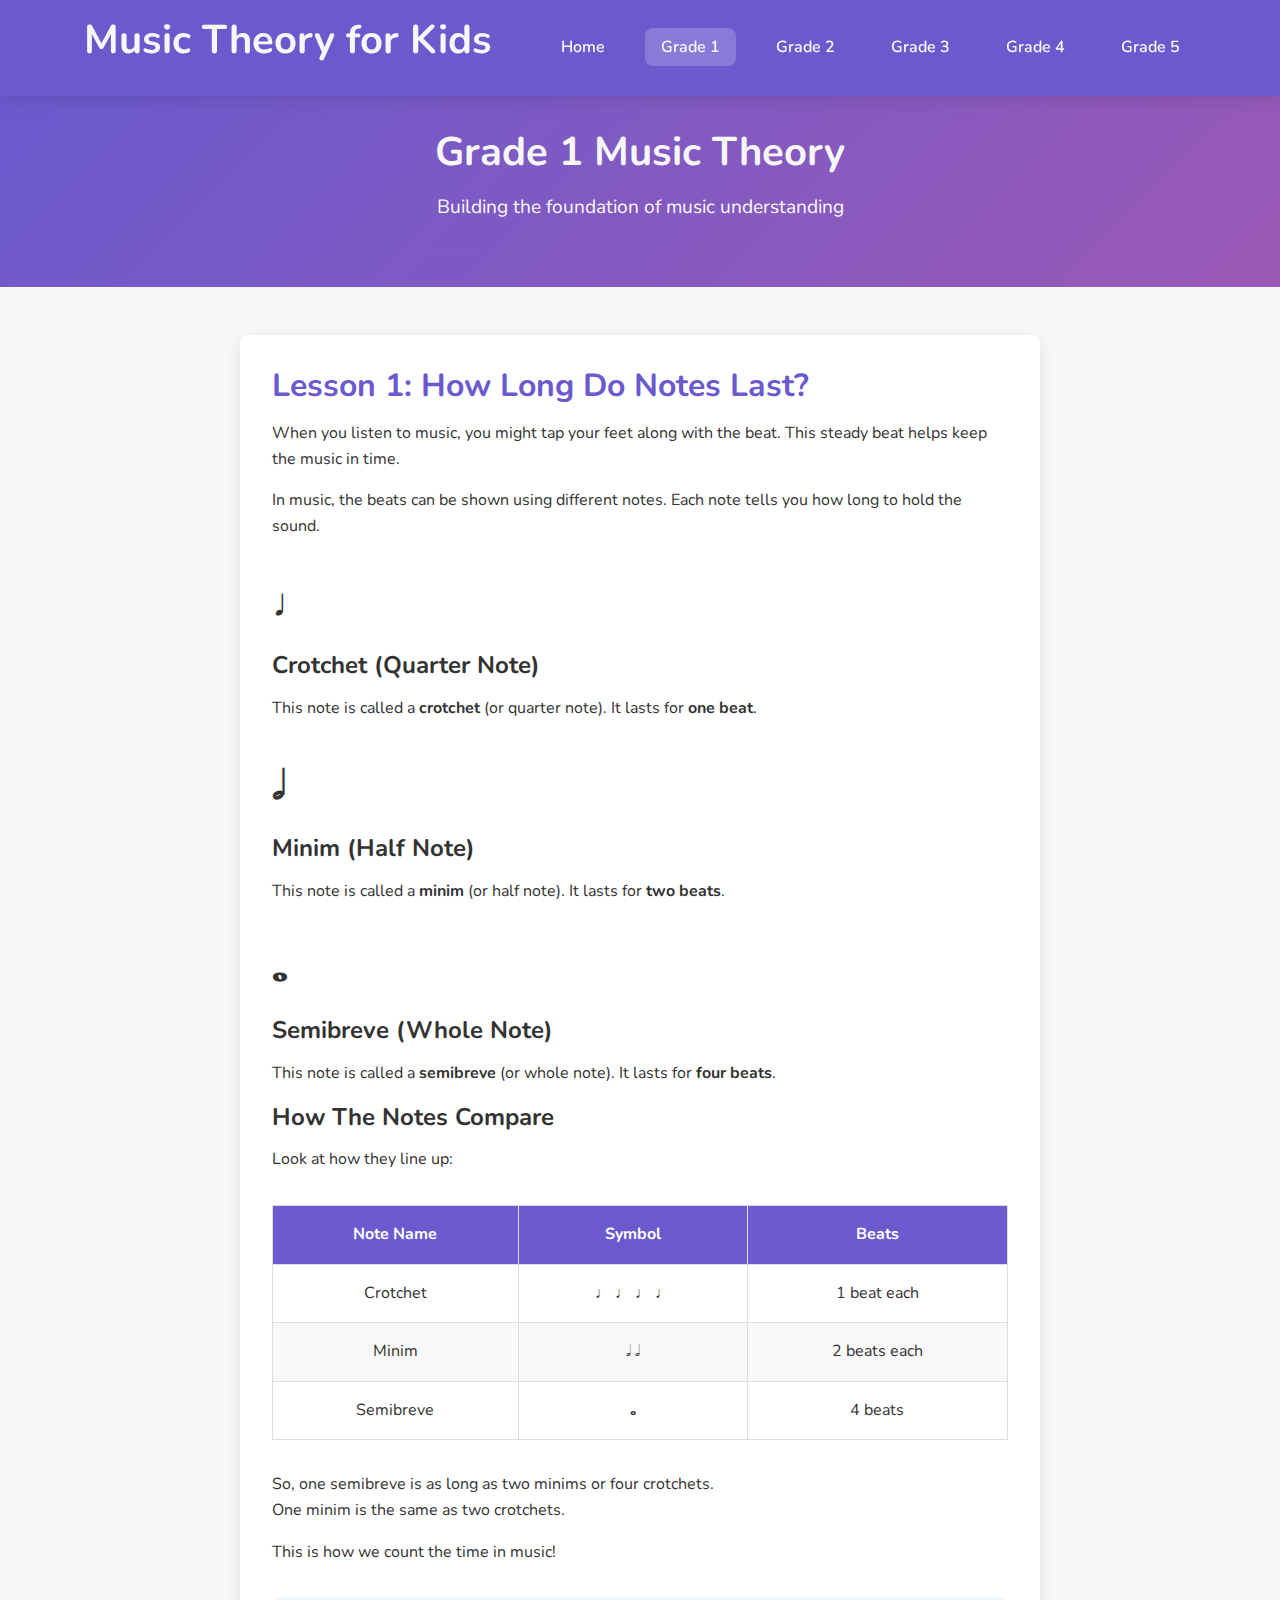
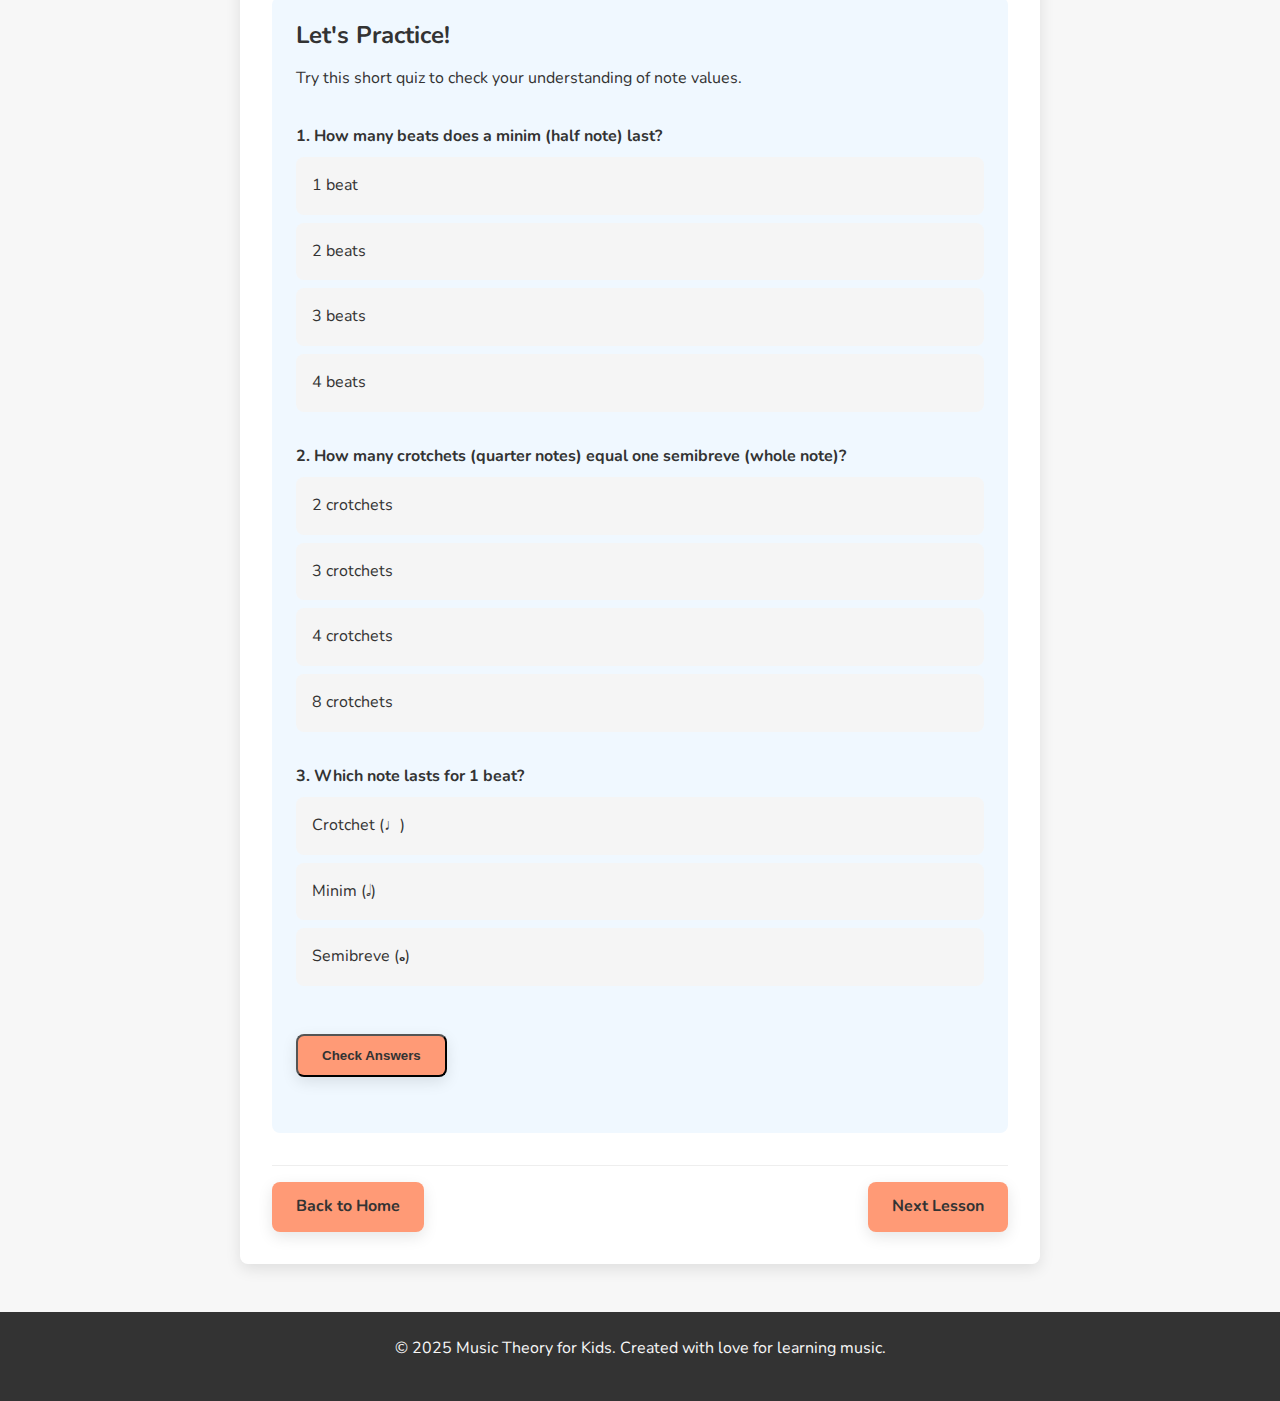
<file: pages/grade1.html>
<!DOCTYPE html>
<html lang="en">
<head>
    <meta charset="UTF-8">
    <meta name="viewport" content="width=device-width, initial-scale=1.0">
    <title>Grade 1 Music Theory - Note Durations | Music Theory for Kids</title>
    <link rel="stylesheet" href="../css/styles.css">
    <link rel="preconnect" href="https://fonts.googleapis.com">
    <link rel="preconnect" href="https://fonts.gstatic.com" crossorigin>
    <link href="https://fonts.googleapis.com/css2?family=Nunito:wght@400;600;700&display=swap" rel="stylesheet">
</head>
<body>
    <header>
        <div class="container">
            <h1>Music Theory for Kids</h1>
            <nav>
                <ul>
                    <li><a href="../index.html">Home</a></li>
                    <li><a href="grade1.html" class="active">Grade 1</a></li>
                    <li><a href="grade2.html">Grade 2</a></li>
                    <li><a href="grade3.html">Grade 3</a></li>
                    <li><a href="grade4.html">Grade 4</a></li>
                    <li><a href="grade5.html">Grade 5</a></li>
                </ul>
            </nav>
        </div>
    </header>
    
    <main>
        <section class="hero" style="padding: 2rem 0;">
            <div class="container">
                <h2>Grade 1 Music Theory</h2>
                <p>Building the foundation of music understanding</p>
            </div>
        </section>
        
        <section class="lesson-content">
            <div class="lesson-container">
                <h2>Lesson 1: How Long Do Notes Last?</h2>
                <p>When you listen to music, you might tap your feet along with the beat. This steady beat helps keep the music in time.</p>
                
                <p>In music, the beats can be shown using different notes. Each note tells you how long to hold the sound.</p>
                
                <div class="note-explanation">
                    <div class="note-item">
                        <span class="note-symbol">♩</span>
                        <div>
                            <h3>Crotchet (Quarter Note)</h3>
                            <p>This note is called a <strong>crotchet</strong> (or quarter note). It lasts for <strong>one beat</strong>.</p>
                        </div>
                    </div>
                    
                    <div class="note-item">
                        <span class="note-symbol">𝅗𝅥</span>
                        <div>
                            <h3>Minim (Half Note)</h3>
                            <p>This note is called a <strong>minim</strong> (or half note). It lasts for <strong>two beats</strong>.</p>
                        </div>
                    </div>
                    
                    <div class="note-item">
                        <span class="note-symbol">𝅝</span>
                        <div>
                            <h3>Semibreve (Whole Note)</h3>
                            <p>This note is called a <strong>semibreve</strong> (or whole note). It lasts for <strong>four beats</strong>.</p>
                        </div>
                    </div>
                </div>
                
                <h3>How The Notes Compare</h3>
                <p>Look at how they line up:</p>
                
                <table class="note-table">
                    <thead>
                        <tr>
                            <th>Note Name</th>
                            <th>Symbol</th>
                            <th>Beats</th>
                        </tr>
                    </thead>
                    <tbody>
                        <tr>
                            <td>Crotchet</td>
                            <td>♩ ♩ ♩ ♩</td>
                            <td>1 beat each</td>
                        </tr>
                        <tr>
                            <td>Minim</td>
                            <td>𝅗𝅥 𝅗𝅥</td>
                            <td>2 beats each</td>
                        </tr>
                        <tr>
                            <td>Semibreve</td>
                            <td>𝅝</td>
                            <td>4 beats</td>
                        </tr>
                    </tbody>
                </table>
                
                <p>So, one semibreve is as long as two minims or four crotchets.<br>
                One minim is the same as two crotchets.</p>
                
                <p>This is how we count the time in music!</p>
                
                <div class="interactive-section">
                    <h3>Let's Practice!</h3>
                    <p>Try this short quiz to check your understanding of note values.</p>
                    
                    <div class="quiz-container">
                        <form id="quiz-form">
                            <div class="question">
                                <h4>1. How many beats does a minim (half note) last?</h4>
                                <ul class="options">
                                    <li class="option" data-value="1">1 beat</li>
                                    <li class="option" data-value="2">2 beats</li>
                                    <li class="option" data-value="3">3 beats</li>
                                    <li class="option" data-value="4">4 beats</li>
                                </ul>
                            </div>
                            
                            <div class="question">
                                <h4>2. How many crotchets (quarter notes) equal one semibreve (whole note)?</h4>
                                <ul class="options">
                                    <li class="option" data-value="2">2 crotchets</li>
                                    <li class="option" data-value="3">3 crotchets</li>
                                    <li class="option" data-value="4">4 crotchets</li>
                                    <li class="option" data-value="8">8 crotchets</li>
                                </ul>
                            </div>
                            
                            <div class="question">
                                <h4>3. Which note lasts for 1 beat?</h4>
                                <ul class="options">
                                    <li class="option" data-value="crotchet">Crotchet (♩)</li>
                                    <li class="option" data-value="minim">Minim (𝅗𝅥)</li>
                                    <li class="option" data-value="semibreve">Semibreve (𝅝)</li>
                                </ul>
                            </div>
                            
                            <button type="button" class="btn submit-btn" id="check-answers">Check Answers</button>
                            
                            <div class="result" id="quiz-result" style="display: none;"></div>
                        </form>
                    </div>
                </div>
                
                <div class="lesson-nav">
                    <a class="btn" href="../index.html">Back to Home</a>
                    <a class="btn" href="grade1-lesson2.html">Next Lesson</a>
                </div>
            </div>
        </section>
    </main>

    <footer>
        <div class="container">
            <p>&copy; 2025 Music Theory for Kids. Created with love for learning music.</p>
        </div>
    </footer>

    <script src="../js/scripts.js"></script>
    <script>
        // Simple quiz functionality
        document.addEventListener('DOMContentLoaded', function() {
            const options = document.querySelectorAll('.option');
            const checkButton = document.getElementById('check-answers');
            const resultDiv = document.getElementById('quiz-result');
            
            // Allow selecting options
            options.forEach(option => {
                option.addEventListener('click', function() {
                    // Remove selected class from siblings
                    const siblings = this.parentElement.querySelectorAll('.option');
                    siblings.forEach(sib => sib.classList.remove('selected'));
                    
                    // Add selected class to this option
                    this.classList.add('selected');
                });
            });
            
            // Check answers
            checkButton.addEventListener('click', function() {
                const correctAnswers = {
                    '1': '2',  // 2 beats for a minim
                    '2': '4',  // 4 crotchets equal one semibreve
                    '3': 'crotchet'  // Crotchet lasts for 1 beat
                };
                
                let score = 0;
                const questions = document.querySelectorAll('.question');
                
                questions.forEach((question, index) => {
                    const questionNumber = index + 1;
                    const selectedOption = question.querySelector('.option.selected');
                    
                    if (selectedOption) {
                        const userAnswer = selectedOption.getAttribute('data-value');
                        if (userAnswer === correctAnswers[questionNumber]) {
                            score++;
                            selectedOption.classList.remove('incorrect');
                            selectedOption.classList.add('selected');
                        } else {
                            selectedOption.classList.add('incorrect');
                        }
                    }
                });
                
                // Display results
                resultDiv.style.display = 'block';
                if (score === 3) {
                    resultDiv.className = 'result success';
                    resultDiv.innerHTML = `<p><strong>Great job!</strong> You got ${score} out of 3 correct!</p>`;
                } else {
                    resultDiv.className = 'result error';
                    resultDiv.innerHTML = `<p><strong>Keep practicing!</strong> You got ${score} out of 3 correct.</p>`;
                }
            });
        });
    </script>
</body>
</html>
</file>
<file: css/styles.css>
/* Main Styles for Music Theory Learning Website */

:root {
    --primary-color: #6a5acd; /* Slate Blue - musical and vibrant */
    --secondary-color: #ff9a76; /* Soft Orange - warm and approachable */
    --light-color: #f7f7f7;
    --dark-color: #333;
    --success-color: #58b368; /* Green */
    --error-color: #e74c3c; /* Red */
    --box-shadow: 0 5px 15px rgba(0, 0, 0, 0.1);
    --border-radius: 8px;
}

* {
    margin: 0;
    padding: 0;
    box-sizing: border-box;
}

body {
    font-family: 'Nunito', sans-serif;
    line-height: 1.6;
    background-color: var(--light-color);
    color: var(--dark-color);
    min-height: 100vh;
    display: flex;
    flex-direction: column;
}

.container {
    width: 90%;
    max-width: 1200px;
    margin: 0 auto;
    padding: 0 20px;
}

/* Typography */
h1, h2, h3 {
    font-weight: 700;
    line-height: 1.2;
    margin-bottom: 1rem;
}

h1 {
    font-size: 2.5rem;
    color: var(--light-color);
}

h2 {
    font-size: 2rem;
    color: var(--primary-color);
}

h3 {
    font-size: 1.5rem;
    color: var(--dark-color);
}

p {
    margin-bottom: 1rem;
}

a {
    text-decoration: none;
    color: var(--primary-color);
}

ul {
    list-style: none;
}

img {
    max-width: 100%;
}

/* Header */
header {
    background-color: var(--primary-color);
    color: var(--light-color);
    padding: 1rem 0;
    box-shadow: var(--box-shadow);
    position: sticky;
    top: 0;
    z-index: 1000;
}

header .container {
    display: flex;
    justify-content: space-between;
    align-items: center;
}

nav ul {
    display: flex;
    gap: 1.5rem;
}

nav a {
    color: var(--light-color);
    font-weight: 600;
    padding: 0.5rem 1rem;
    border-radius: var(--border-radius);
    transition: background-color 0.3s;
}

nav a:hover, 
nav a.active {
    background-color: rgba(255, 255, 255, 0.2);
}

/* Main Sections */
main {
    flex: 1;
}

.hero {
    background: linear-gradient(135deg, var(--primary-color) 0%, #9b59b6 100%);
    color: var(--light-color);
    padding: 4rem 0;
    text-align: center;
}

.hero h2 {
    color: var(--light-color);
    font-size: 2.5rem;
    margin-bottom: 1rem;
}

.hero p {
    font-size: 1.2rem;
    max-width: 600px;
    margin: 0 auto 2rem auto;
}

.btn {
    display: inline-block;
    background-color: var(--secondary-color);
    color: var(--dark-color);
    padding: 0.75rem 1.5rem;
    font-weight: 700;
    border-radius: var(--border-radius);
    transition: transform 0.3s, box-shadow 0.3s;
    box-shadow: var(--box-shadow);
}

.btn:hover {
    transform: translateY(-3px);
    box-shadow: 0 8px 20px rgba(0, 0, 0, 0.15);
}

/* Features Section */
.features {
    padding: 4rem 0;
}

.feature-grid {
    display: grid;
    grid-template-columns: repeat(auto-fit, minmax(250px, 1fr));
    gap: 2rem;
    margin-top: 2rem;
}

.feature-card {
    background-color: white;
    border-radius: var(--border-radius);
    padding: 2rem;
    text-align: center;
    box-shadow: var(--box-shadow);
    transition: transform 0.3s;
}

.feature-card:hover {
    transform: translateY(-5px);
}

.feature-icon {
    width: 80px;
    height: 80px;
    object-fit: contain;
    margin-bottom: 1rem;
}

/* Grades Section */
.grades {
    background-color: #f0e6ff;
    padding: 4rem 0;
}

.grade-cards {
    display: grid;
    grid-template-columns: repeat(auto-fit, minmax(200px, 1fr));
    gap: 1.5rem;
    margin-top: 2rem;
}

.grade-card {
    background-color: white;
    border-radius: var(--border-radius);
    padding: 1.5rem;
    box-shadow: var(--box-shadow);
    transition: transform 0.3s, box-shadow 0.3s;
    display: block;
    color: var(--dark-color);
    border-left: 5px solid var(--primary-color);
}

.grade-card:hover {
    transform: translateY(-5px);
    box-shadow: 0 8px 20px rgba(0, 0, 0, 0.15);
}

.grade-card h3 {
    color: var(--primary-color);
}

/* Lesson Content Styles */
.lesson-content {
    padding: 3rem 0;
}

.lesson-container {
    background-color: white;
    border-radius: var(--border-radius);
    padding: 2rem;
    box-shadow: var(--box-shadow);
    max-width: 800px;
    margin: 0 auto;
}

.lesson-nav {
    display: flex;
    justify-content: space-between;
    margin-top: 2rem;
    padding-top: 1rem;
    border-top: 1px solid #eee;
}

.note-symbol {
    font-size: 2.5rem;
    font-weight: bold;
    margin: 1rem 0;
    display: inline-block;
}

.note-table {
    width: 100%;
    border-collapse: collapse;
    margin: 2rem 0;
}

.note-table th, 
.note-table td {
    padding: 1rem;
    text-align: center;
    border: 1px solid #ddd;
}

.note-table th {
    background-color: var(--primary-color);
    color: white;
}

.note-table tr:nth-child(even) {
    background-color: #f9f9f9;
}

.interactive-section {
    margin: 2rem 0;
    padding: 1.5rem;
    background-color: #f0f8ff;
    border-radius: var(--border-radius);
}

/* Quiz Styles */
.quiz-container {
    margin: 2rem 0;
}

.question {
    margin-bottom: 2rem;
}

.options {
    list-style-type: none;
    padding: 0;
}

.option {
    padding: 1rem;
    margin: 0.5rem 0;
    background-color: #f5f5f5;
    border-radius: var(--border-radius);
    cursor: pointer;
    transition: background-color 0.3s;
}

.option:hover {
    background-color: #e0e0e0;
}

.option.selected {
    background-color: #d4edda;
    border-color: var(--success-color);
}

.option.incorrect {
    background-color: #f8d7da;
    border-color: var(--error-color);
}

.submit-btn {
    margin-top: 1rem;
}

.result {
    margin-top: 1rem;
    padding: 1rem;
    border-radius: var(--border-radius);
}

.success {
    background-color: #d4edda;
    color: #155724;
}

.error {
    background-color: #f8d7da;
    color: #721c24;
}

/* Footer */
footer {
    background-color: var(--dark-color);
    color: var(--light-color);
    padding: 1.5rem 0;
    text-align: center;
    margin-top: auto;
}

/* Responsive Design */
@media (max-width: 768px) {
    header .container {
        flex-direction: column;
        padding: 1rem 0;
    }
    
    nav ul {
        margin-top: 1rem;
        flex-wrap: wrap;
        justify-content: center;
    }
    
    .hero {
        padding: 2rem 0;
    }
    
    .hero h2 {
        font-size: 2rem;
    }
}

/* Animation for interactive elements */
@keyframes bounce {
    0%, 20%, 50%, 80%, 100% {
        transform: translateY(0);
    }
    40% {
        transform: translateY(-20px);
    }
    60% {
        transform: translateY(-10px);
    }
}

.animate-bounce {
    animation: bounce 2s;
}
</file>
